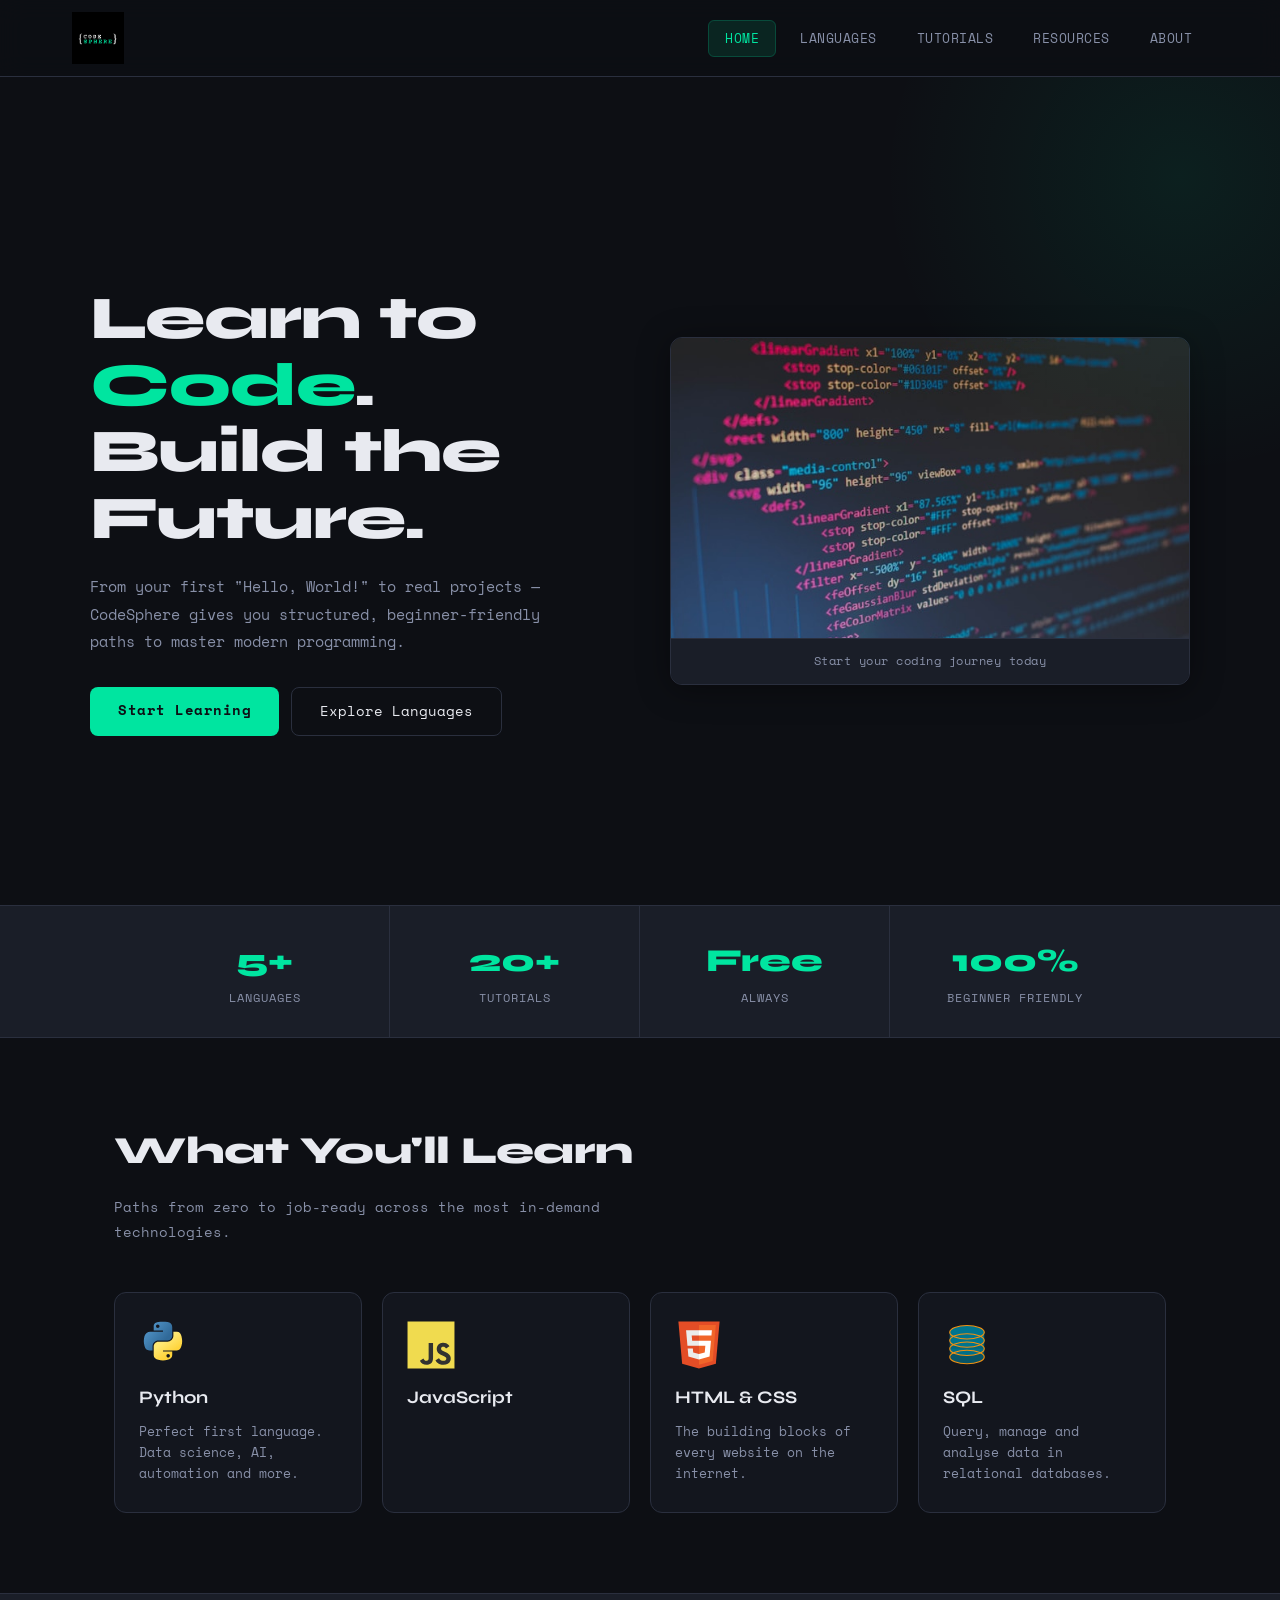
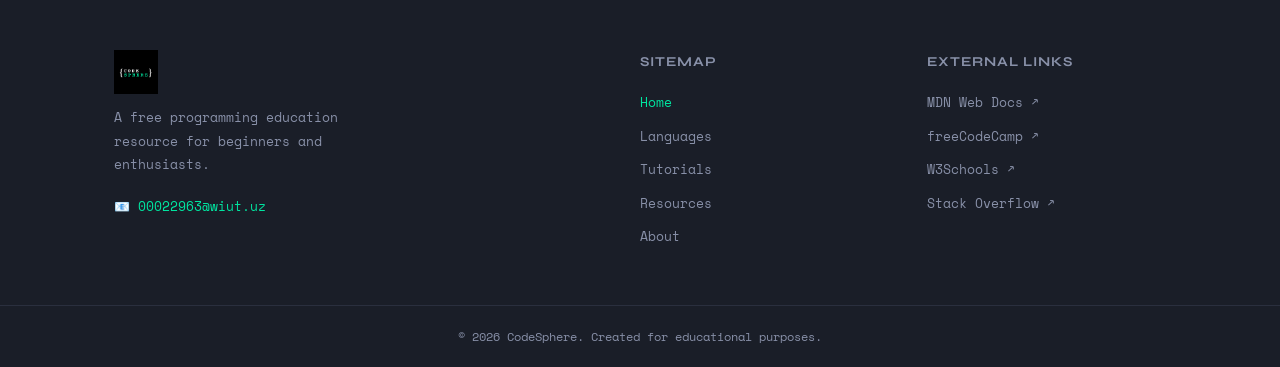
<file: index.html>
<!DOCTYPE html>
<html lang="en">
<head>
  <meta charset="UTF-8" />
  <meta name="viewport" content="width=device-width, initial-scale=1.0" />
  <title>CodeSphere – Learn Programming from Scratch</title>
  <link rel="stylesheet" href="style.css" />
  <link href="https://fonts.googleapis.com/css2?family=Space+Mono:wght@400;700&family=Syne:wght@400;600;700;800&display=swap" rel="stylesheet" />
</head>
<body>

  <header class="site-header">
    <nav class="navbar">
      <a href="index.html" class="logo-img-link">
        <img src="images/CodeSphere.png" alt="CodeSphere Logo" class="site-logo" />
      </a>
      <ul class="nav-links">
        <li><a href="index.html" class="active">Home</a></li>
        <li><a href="languages.html">Languages</a></li>
        <li><a href="tutorials.html">Tutorials</a></li>
        <li><a href="resources.html">Resources</a></li>
        <li><a href="about.html">About</a></li>
      </ul>
      <button class="hamburger" onclick="toggleMenu()">&#9776;</button>
    </nav>
    <div class="mobile-menu" id="mobileMenu">
      <a href="index.html" class="active">Home</a>
      <a href="languages.html">Languages</a>
      <a href="tutorials.html">Tutorials</a>
      <a href="resources.html">Resources</a>
      <a href="about.html">About</a>
    </div>
  </header>

  <section class="hero">
    <div class="hero-grid">
      <div class="hero-text">
        <h1>Learn to <span class="accent">Code</span>.<br/>Build the Future.</h1>
        <p>From your first "Hello, World!" to real projects — CodeSphere gives you structured, beginner-friendly paths to master modern programming.</p>
        <div class="hero-cta">
          <a href="tutorials.html" class="btn-primary">Start Learning</a>
          <a href="languages.html" class="btn-secondary">Explore Languages</a>
        </div>
      </div>
      <div class="hero-visual">
        <div class="hero-img-card">
          <img
            src="images/Hero_image.jpg"
            alt="Colourful programming code on a dark monitor screen"
          />
          <div class="hero-img-caption">Start your coding journey today</div>
        </div>
      </div>
    </div>
  </section>

  <section class="stats-strip">
    <div class="stat"><span class="stat-num">5+</span><span class="stat-label">Languages</span></div>
    <div class="stat"><span class="stat-num">20+</span><span class="stat-label">Tutorials</span></div>
    <div class="stat"><span class="stat-num">Free</span><span class="stat-label">Always</span></div>
    <div class="stat"><span class="stat-num">100%</span><span class="stat-label">Beginner Friendly</span></div>
  </section>

  <section class="section topics">
    <div class="container">
      <h2 class="section-title">What You'll Learn</h2>
      <p class="section-sub">Paths from zero to job-ready across the most in-demand technologies.</p>
      <div class="topics-grid">

        <a href="languages.html" class="topic-card card-python">
          <div class="topic-icon">
            <svg viewBox="0 0 128 128" xmlns="http://www.w3.org/2000/svg">
              <linearGradient id="py1" x1="70.252" y1="1237.476" x2="170.659" y2="1151.089" gradientUnits="userSpaceOnUse" gradientTransform="matrix(.563 0 0 -.568 -29.215 707.817)">
                <stop offset="0" stop-color="#5A9FD4"/><stop offset="1" stop-color="#306998"/>
              </linearGradient>
              <linearGradient id="py2" x1="209.474" y1="1098.811" x2="173.62" y2="1149.537" gradientUnits="userSpaceOnUse" gradientTransform="matrix(.563 0 0 -.568 -29.215 707.817)">
                <stop offset="0" stop-color="#FFD43B"/><stop offset="1" stop-color="#FFE873"/>
              </linearGradient>
              <path d="M63.391 1.988c-4.222.02-8.252.379-11.8 1.007-10.45 1.846-12.346 5.71-12.346 12.837v9.411h24.693v3.137H29.977c-7.176 0-13.46 4.313-15.426 12.521-2.268 9.405-2.368 15.275 0 25.096 1.755 7.311 5.947 12.519 13.124 12.519h8.491V67.234c0-8.151 7.051-15.34 15.426-15.34h24.665c6.866 0 12.346-5.654 12.346-12.548V15.833c0-6.693-5.646-11.72-12.346-12.837-4.244-.706-8.645-1.027-12.866-1.008zM50.037 9.557c2.55 0 4.634 2.117 4.634 4.721 0 2.593-2.083 4.69-4.634 4.69-2.56 0-4.633-2.097-4.633-4.69-.001-2.604 2.073-4.721 4.633-4.721z" fill="url(#py1)"/>
              <path d="M91.682 28.38v10.966c0 8.5-7.208 15.655-15.426 15.655H51.591c-6.756 0-12.346 5.783-12.346 12.549v23.515c0 6.691 5.818 10.628 12.346 12.547 7.816 2.297 15.312 2.713 24.665 0 6.216-1.801 12.346-5.423 12.346-12.547v-9.412H63.938v-3.138h37.012c7.176 0 9.852-5.005 12.348-12.519 2.578-7.735 2.467-15.174 0-25.096-1.774-7.145-5.161-12.521-12.348-12.521h-9.268zM77.809 87.927c2.561 0 4.634 2.097 4.634 4.692 0 2.602-2.074 4.719-4.634 4.719-2.55 0-4.633-2.117-4.633-4.719 0-2.595 2.083-4.692 4.633-4.692z" fill="url(#py2)"/>
            </svg>
          </div>
          <h3>Python</h3>
          <p>Perfect first language. Data science, AI, automation and more.</p>
        </a>

        <a href="languages.html" class="topic-card card-js">
          <div class="topic-icon">
            <svg viewBox="0 0 128 128" xmlns="http://www.w3.org/2000/svg">
              <path fill="#F0DB4F" d="M1.408 1.408h125.184v125.185H1.408z"/>
              <path fill="#323330" d="M116.347 96.736c-.917-5.711-4.641-10.508-15.672-14.981-3.832-1.761-8.104-3.022-9.377-5.926-.452-1.69-.512-2.642-.226-3.665.821-3.32 4.784-4.355 7.925-3.403 2.023.678 3.938 2.237 5.093 4.724 5.402-3.498 5.391-3.475 9.163-5.879-1.381-2.141-2.118-3.129-3.022-4.045-3.249-3.629-7.676-5.498-14.756-5.355l-3.688.477c-3.534.893-6.902 2.748-8.877 5.235-5.926 6.724-4.236 18.492 2.975 23.335 7.104 5.332 17.54 6.545 18.873 11.531 1.297 6.104-4.486 8.08-10.234 7.378-4.236-.881-6.592-3.034-9.139-6.949-4.688 2.713-4.688 2.713-9.508 5.485 1.143 2.499 2.344 3.63 4.26 5.795 9.068 9.198 31.76 8.746 35.83-5.176.165-.478 1.261-3.666.38-8.581zM69.462 58.943H57.753l-.048 30.272c0 6.438.333 12.34-.714 14.149-1.713 3.558-6.152 3.117-8.175 2.427-2.059-1.012-3.106-2.451-4.319-4.485-.333-.584-.583-1.036-.667-1.071l-9.52 5.83c1.583 3.249 3.915 6.069 6.902 7.901 4.462 2.678 10.459 3.499 16.731 2.059 4.082-1.189 7.604-3.652 9.448-7.401 2.666-4.915 2.094-10.864 2.07-17.444.06-10.735.001-21.468.001-32.237z"/>
            </svg>
          </div>
          <h3>JavaScript</h3>
        </a>

        <a href="languages.html" class="topic-card card-html">
          <div class="topic-icon">
            <svg viewBox="0 0 128 128" xmlns="http://www.w3.org/2000/svg">
              <path fill="#E44D26" d="M19.037 113.876L9.032 1.661h109.936l-10.016 112.198-45.019 12.48z"/>
              <path fill="#F16529" d="M64 116.8l36.378-10.086 8.559-95.878H64z"/>
              <path fill="#EBEBEB" d="M64 52.455H45.788L44.53 38.361H64V24.599H29.489l.33 3.692 3.382 37.927H64zm0 35.743l-.061.017-15.327-4.14-.979-10.975H33.816l1.928 21.609 28.193 7.826.063-.017z"/>
              <path fill="#fff" d="M63.952 52.455v13.763h16.947l-1.597 17.849-15.35 4.143v14.319l28.215-7.82.207-2.325 3.234-36.233.335-3.696h-3.708zm0-27.856v13.762h33.244l.277-3.092.628-6.978.329-3.692z"/>
            </svg>
          </div>
          <h3>HTML &amp; CSS</h3>
          <p>The building blocks of every website on the internet.</p>
        </a>

        <a href="languages.html" class="topic-card card-sql">
          <div class="topic-icon">
            <svg viewBox="0 0 128 128" xmlns="http://www.w3.org/2000/svg" fill="none">
              <ellipse cx="64" cy="30" rx="46" ry="18" fill="#00758F"/>
              <path d="M18 30v22c0 9.941 20.595 18 46 18s46-8.059 46-18V30" fill="#00758F"/>
              <path d="M18 52v22c0 9.941 20.595 18 46 18s46-8.059 46-18V52" fill="#00758F" opacity=".85"/>
              <path d="M18 74v22c0 9.941 20.595 18 46 18s46-8.059 46-18V74" fill="#00758F" opacity=".65"/>
              <ellipse cx="64" cy="30" rx="46" ry="18" fill="none" stroke="#F29111" stroke-width="3"/>
              <ellipse cx="64" cy="52" rx="46" ry="18" fill="none" stroke="#F29111" stroke-width="3"/>
              <ellipse cx="64" cy="74" rx="46" ry="18" fill="none" stroke="#F29111" stroke-width="3"/>
              <ellipse cx="64" cy="96" rx="46" ry="18" fill="none" stroke="#F29111" stroke-width="3"/>
            </svg>
          </div>
          <h3>SQL</h3>
          <p>Query, manage and analyse data in relational databases.</p>
        </a>

      </div>
    </div>
  </section>

  <footer class="site-footer">
    <div class="footer-inner container">
      <div class="footer-brand">
        <a href="index.html" class="logo-img-link">
          <img src="images/CodeSphere.png" alt="CodeSphere Logo" class="site-logo footer-logo" />
        </a>
        <p>A free programming education resource for beginners and enthusiasts.</p>
        <a href="mailto:00022963@wiut.uz" class="mailto-link">📧 00022963@wiut.uz</a>
      </div>
      <nav class="sitemap">
        <h4>Sitemap</h4>
        <ul>
          <li><a href="index.html" class="active">Home</a></li>
          <li><a href="languages.html">Languages</a></li>
          <li><a href="tutorials.html">Tutorials</a></li>
          <li><a href="resources.html">Resources</a></li>
          <li><a href="about.html">About</a></li>
        </ul>
      </nav>
      <div class="footer-ext">
        <h4>External Links</h4>
        <ul>
          <li><a href="https://developer.mozilla.org" target="_blank" rel="noopener">MDN Web Docs ↗</a></li>
          <li><a href="https://www.freecodecamp.org" target="_blank" rel="noopener">freeCodeCamp ↗</a></li>
          <li><a href="https://www.w3schools.com" target="_blank" rel="noopener">W3Schools ↗</a></li>
          <li><a href="https://stackoverflow.com" target="_blank" rel="noopener">Stack Overflow ↗</a></li>
        </ul>
      </div>
    </div>
    <div class="footer-bottom">
      <p>&copy; 2026 CodeSphere. Created for educational purposes.</p>
    </div>
  </footer>

  <script>
    function toggleMenu() {
      document.getElementById('mobileMenu').classList.toggle('open');
    }
  </script>

</body>
</html>
</file>
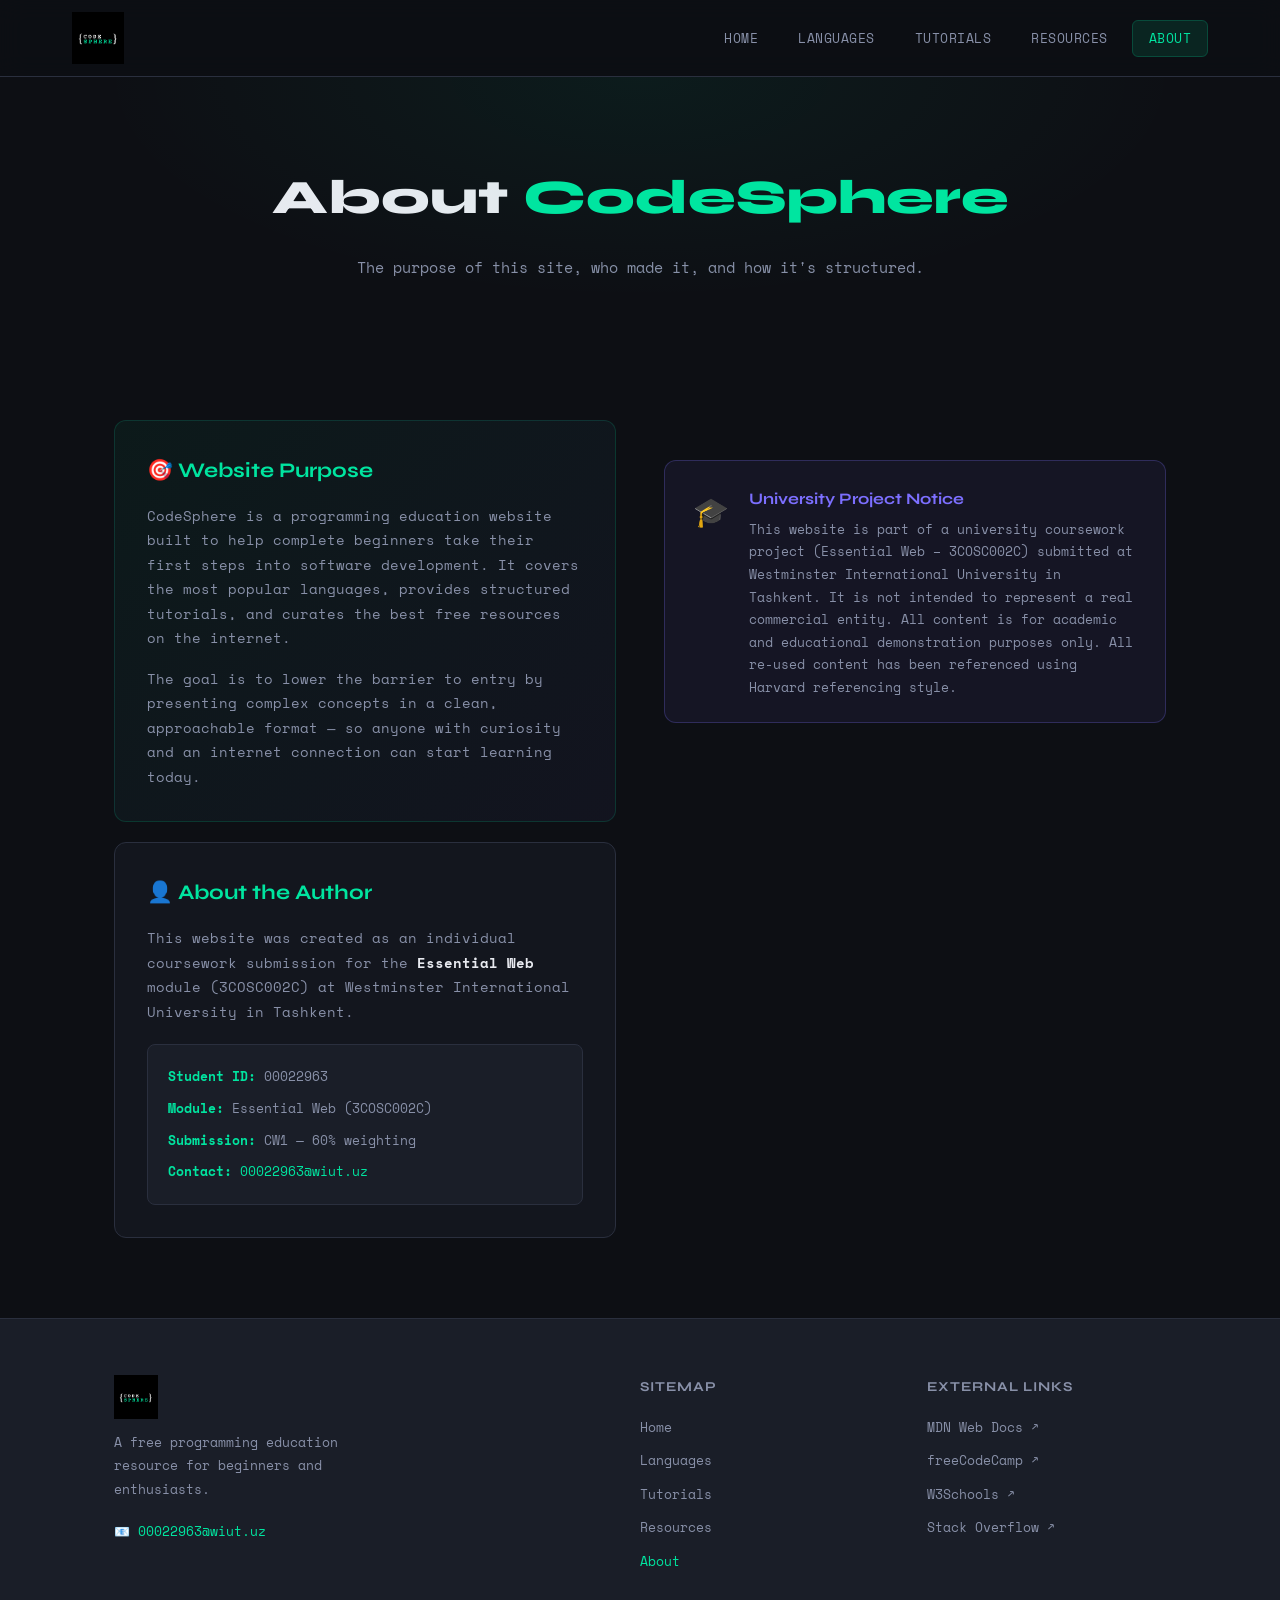
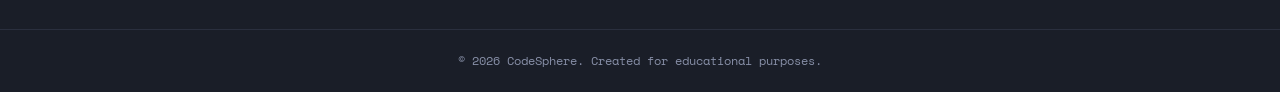
<file: about.html>
<!DOCTYPE html>
<html lang="en">
<head>
  <meta charset="UTF-8" />
  <meta name="viewport" content="width=device-width, initial-scale=1.0" />
  <title>About – CodeSphere</title>
  <link rel="stylesheet" href="style.css" />
  <link href="https://fonts.googleapis.com/css2?family=Space+Mono:wght@400;700&family=Syne:wght@400;600;700;800&display=swap" rel="stylesheet" />
</head>
<body>

  <header class="site-header">
    <nav class="navbar">
      <a href="index.html" class="logo-img-link">
        <img src="images/CodeSphere.png" alt="CodeSphere Logo" class="site-logo" />
      </a>
      <ul class="nav-links">
        <li><a href="index.html">Home</a></li>
        <li><a href="languages.html">Languages</a></li>
        <li><a href="tutorials.html">Tutorials</a></li>
        <li><a href="resources.html">Resources</a></li>
        <li><a href="about.html" class="active">About</a></li>
      </ul>
      <button class="hamburger" onclick="toggleMenu()">&#9776;</button>
    </nav>
    <div class="mobile-menu" id="mobileMenu">
      <a href="index.html">Home</a>
      <a href="languages.html">Languages</a>
      <a href="tutorials.html">Tutorials</a>
      <a href="resources.html">Resources</a>
      <a href="about.html" class="active">About</a>
    </div>
  </header>

  <section class="page-hero">
    <h1>About <span style="color:#00e5a0">CodeSphere</span></h1>
    <p>The purpose of this site, who made it, and how it's structured.</p>
  </section>

  <section class="section">
    <div class="container">
      <div class="about-grid">

        <div>
          <div class="about-card about-mission">
            <h2>🎯 Website Purpose</h2>
            <p>CodeSphere is a programming education website built to help complete beginners take their first steps into software development. It covers the most popular languages, provides structured tutorials, and curates the best free resources on the internet.</p>
            <p>The goal is to lower the barrier to entry by presenting complex concepts in a clean, approachable format — so anyone with curiosity and an internet connection can start learning today.</p>
          </div>

          <div class="about-card" style="margin-top:20px;">
            <h2>👤 About the Author</h2>
            <p>This website was created as an individual coursework submission for the <strong style="color:#e8eaf0">Essential Web</strong> module (3COSC002C) at Westminster International University in Tashkent.</p>
            <div class="student-info">
              <p><strong>Student ID:</strong> 00022963</p>
              <p><strong>Module:</strong> Essential Web (3COSC002C)</p>
              <p><strong>Submission:</strong> CW1 — 60% weighting</p>
              <p><strong>Contact:</strong> <a href="mailto:00022963@wiut.uz" style="color:#00e5a0">00022963@wiut.uz</a></p>
            </div>
          </div>
        </div>


      <div class="disclaimer-box" style="margin-top:40px;">
        <span class="disclaimer-icon">🎓</span>
        <div>
          <strong>University Project Notice</strong>
          <p>This website is part of a university coursework project (Essential Web – 3COSC002C) submitted at Westminster International University in Tashkent. It is not intended to represent a real commercial entity. All content is for academic and educational demonstration purposes only. All re-used content has been referenced using Harvard referencing style.</p>
        </div>
      </div>

    </div>
  </section>

  <footer class="site-footer">
    <div class="footer-inner container">
      <div class="footer-brand">
        <a href="index.html" class="logo-img-link">
          <img src="images/CodeSphere.png" alt="CodeSphere Logo" class="site-logo footer-logo" />
        </a>
        <p>A free programming education resource for beginners and enthusiasts.</p>
        <a href="mailto:00022963@wiut.uz" class="mailto-link">📧 00022963@wiut.uz</a>
      </div>
      <nav class="sitemap">
        <h4>Sitemap</h4>
        <ul>
          <li><a href="index.html">Home</a></li>
          <li><a href="languages.html">Languages</a></li>
          <li><a href="tutorials.html">Tutorials</a></li>
          <li><a href="resources.html">Resources</a></li>
          <li><a href="about.html" class="active">About</a></li>
        </ul>
      </nav>
      <div class="footer-ext">
        <h4>External Links</h4>
        <ul>
          <li><a href="https://developer.mozilla.org" target="_blank" rel="noopener">MDN Web Docs ↗</a></li>
          <li><a href="https://www.freecodecamp.org" target="_blank" rel="noopener">freeCodeCamp ↗</a></li>
          <li><a href="https://www.w3schools.com" target="_blank" rel="noopener">W3Schools ↗</a></li>
          <li><a href="https://stackoverflow.com" target="_blank" rel="noopener">Stack Overflow ↗</a></li>
        </ul>
      </div>
    </div>
    <div class="footer-bottom">
      <p>&copy; 2026 CodeSphere. Created for educational purposes.</p>
    </div>
  </footer>

  <script>
    function toggleMenu() {
      document.getElementById('mobileMenu').classList.toggle('open');
    }
  </script>

</body>
</html>
</file>
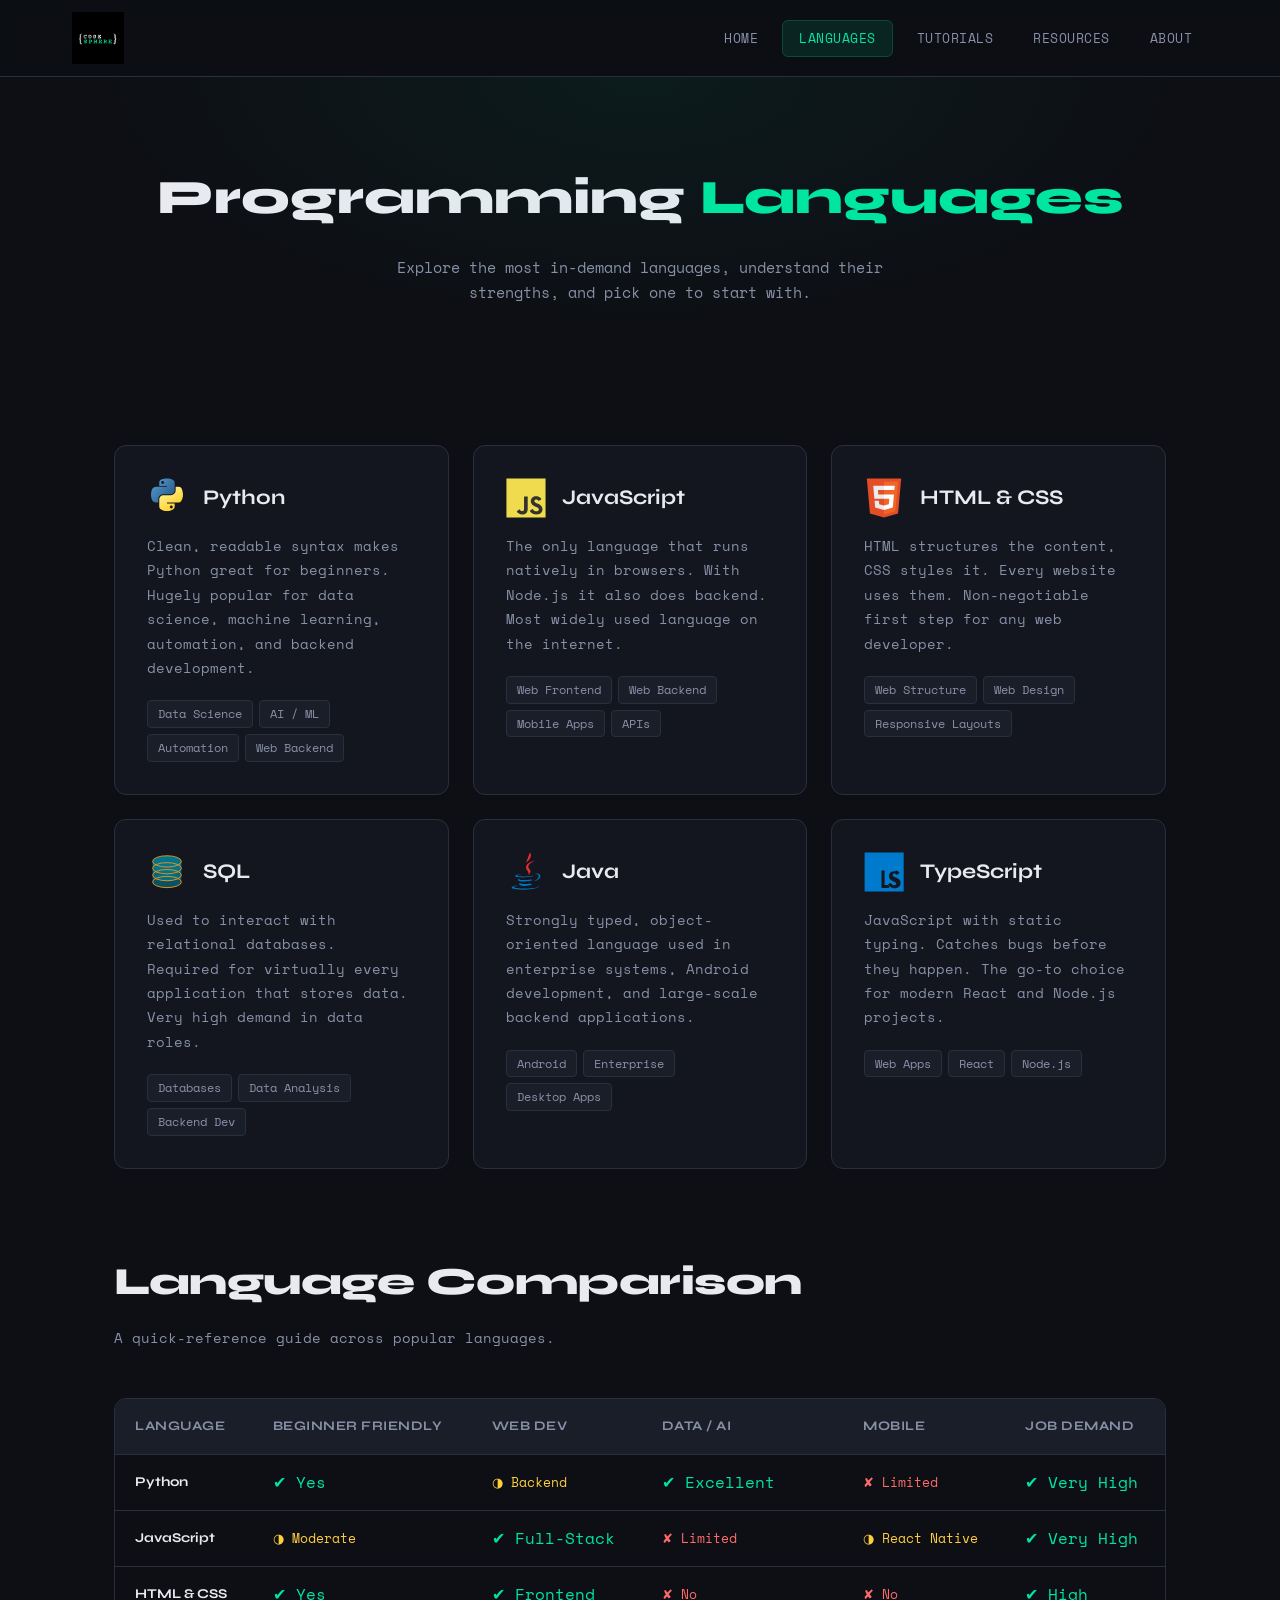
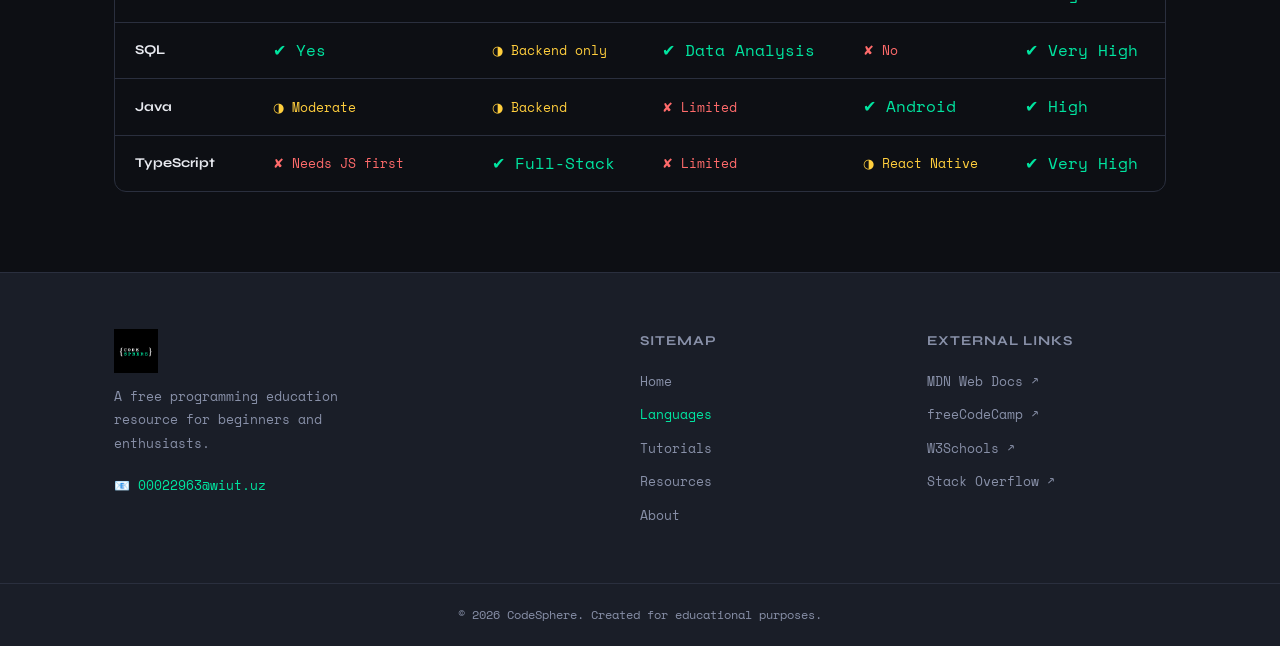
<file: languages.html>
<!DOCTYPE html>
<html lang="en">
<head>
  <meta charset="UTF-8" />
  <meta name="viewport" content="width=device-width, initial-scale=1.0" />
  <title>Languages – CodeSphere</title>
  <link rel="stylesheet" href="style.css" />
  <link href="https://fonts.googleapis.com/css2?family=Space+Mono:wght@400;700&family=Syne:wght@400;600;700;800&display=swap" rel="stylesheet" />
</head>
<body>

  <header class="site-header">
    <nav class="navbar">
      <a href="index.html" class="logo-img-link">
        <img src="images/CodeSphere.png" alt="CodeSphere Logo" class="site-logo" />
      </a>
      <ul class="nav-links">
        <li><a href="index.html">Home</a></li>
        <li><a href="languages.html" class="active">Languages</a></li>
        <li><a href="tutorials.html">Tutorials</a></li>
        <li><a href="resources.html">Resources</a></li>
        <li><a href="about.html">About</a></li>
      </ul>
      <button class="hamburger" onclick="toggleMenu()">&#9776;</button>
    </nav>
    <div class="mobile-menu" id="mobileMenu">
      <a href="index.html">Home</a>
      <a href="languages.html" class="active">Languages</a>
      <a href="tutorials.html">Tutorials</a>
      <a href="resources.html">Resources</a>
      <a href="about.html">About</a>
    </div>
  </header>

  <section class="page-hero">
    <h1>Programming <span style="color:#00e5a0">Languages</span></h1>
    <p>Explore the most in-demand languages, understand their strengths, and pick one to start with.</p>
  </section>

  <section class="section">
    <div class="container">
      <div class="lang-grid">

        <div class="lang-card">
          <div class="lang-header">
            <span class="lang-icon">
              <svg viewBox="0 0 128 128" xmlns="http://www.w3.org/2000/svg">
                <linearGradient id="pyA" x1="70.252" y1="1237.476" x2="170.659" y2="1151.089" gradientUnits="userSpaceOnUse" gradientTransform="matrix(.563 0 0 -.568 -29.215 707.817)">
                  <stop offset="0" stop-color="#5A9FD4"/><stop offset="1" stop-color="#306998"/>
                </linearGradient>
                <linearGradient id="pyB" x1="209.474" y1="1098.811" x2="173.62" y2="1149.537" gradientUnits="userSpaceOnUse" gradientTransform="matrix(.563 0 0 -.568 -29.215 707.817)">
                  <stop offset="0" stop-color="#FFD43B"/><stop offset="1" stop-color="#FFE873"/>
                </linearGradient>
                <path d="M63.391 1.988c-4.222.02-8.252.379-11.8 1.007-10.45 1.846-12.346 5.71-12.346 12.837v9.411h24.693v3.137H29.977c-7.176 0-13.46 4.313-15.426 12.521-2.268 9.405-2.368 15.275 0 25.096 1.755 7.311 5.947 12.519 13.124 12.519h8.491V67.234c0-8.151 7.051-15.34 15.426-15.34h24.665c6.866 0 12.346-5.654 12.346-12.548V15.833c0-6.693-5.646-11.72-12.346-12.837-4.244-.706-8.645-1.027-12.866-1.008zM50.037 9.557c2.55 0 4.634 2.117 4.634 4.721 0 2.593-2.083 4.69-4.634 4.69-2.56 0-4.633-2.097-4.633-4.69-.001-2.604 2.073-4.721 4.633-4.721z" fill="url(#pyA)"/>
                <path d="M91.682 28.38v10.966c0 8.5-7.208 15.655-15.426 15.655H51.591c-6.756 0-12.346 5.783-12.346 12.549v23.515c0 6.691 5.818 10.628 12.346 12.547 7.816 2.297 15.312 2.713 24.665 0 6.216-1.801 12.346-5.423 12.346-12.547v-9.412H63.938v-3.138h37.012c7.176 0 9.852-5.005 12.348-12.519 2.578-7.735 2.467-15.174 0-25.096-1.774-7.145-5.161-12.521-12.348-12.521h-9.268zM77.809 87.927c2.561 0 4.634 2.097 4.634 4.692 0 2.602-2.074 4.719-4.634 4.719-2.55 0-4.633-2.117-4.633-4.719 0-2.595 2.083-4.692 4.633-4.692z" fill="url(#pyB)"/>
              </svg>
            </span>
            <h3>Python</h3>
          </div>
          <p>Clean, readable syntax makes Python great for beginners. Hugely popular for data science, machine learning, automation, and backend development.</p>
          <div class="lang-uses">
            <span class="use-tag">Data Science</span><span class="use-tag">AI / ML</span><span class="use-tag">Automation</span><span class="use-tag">Web Backend</span>
          </div>
        </div>

        <div class="lang-card">
          <div class="lang-header">
            <span class="lang-icon">
              <svg viewBox="0 0 128 128" xmlns="http://www.w3.org/2000/svg">
                <path fill="#F0DB4F" d="M1.408 1.408h125.184v125.185H1.408z"/>
                <path fill="#323330" d="M116.347 96.736c-.917-5.711-4.641-10.508-15.672-14.981-3.832-1.761-8.104-3.022-9.377-5.926-.452-1.69-.512-2.642-.226-3.665.821-3.32 4.784-4.355 7.925-3.403 2.023.678 3.938 2.237 5.093 4.724 5.402-3.498 5.391-3.475 9.163-5.879-1.381-2.141-2.118-3.129-3.022-4.045-3.249-3.629-7.676-5.498-14.756-5.355l-3.688.477c-3.534.893-6.902 2.748-8.877 5.235-5.926 6.724-4.236 18.492 2.975 23.335 7.104 5.332 17.54 6.545 18.873 11.531 1.297 6.104-4.486 8.08-10.234 7.378-4.236-.881-6.592-3.034-9.139-6.949-4.688 2.713-4.688 2.713-9.508 5.485 1.143 2.499 2.344 3.63 4.26 5.795 9.068 9.198 31.76 8.746 35.83-5.176.165-.478 1.261-3.666.38-8.581zM69.462 58.943H57.753l-.048 30.272c0 6.438.333 12.34-.714 14.149-1.713 3.558-6.152 3.117-8.175 2.427-2.059-1.012-3.106-2.451-4.319-4.485-.333-.584-.583-1.036-.667-1.071l-9.52 5.83c1.583 3.249 3.915 6.069 6.902 7.901 4.462 2.678 10.459 3.499 16.731 2.059 4.082-1.189 7.604-3.652 9.448-7.401 2.666-4.915 2.094-10.864 2.07-17.444.06-10.735.001-21.468.001-32.237z"/>
              </svg>
            </span>
            <h3>JavaScript</h3>
          </div>
          <p>The only language that runs natively in browsers. With Node.js it also does backend. Most widely used language on the internet.</p>
          <div class="lang-uses">
            <span class="use-tag">Web Frontend</span><span class="use-tag">Web Backend</span><span class="use-tag">Mobile Apps</span><span class="use-tag">APIs</span>
          </div>
        </div>

        <div class="lang-card">
          <div class="lang-header">
            <span class="lang-icon">
              <svg viewBox="0 0 128 128" xmlns="http://www.w3.org/2000/svg">
                <path fill="#E44D26" d="M19.037 113.876L9.032 1.661h109.936l-10.016 112.198-45.019 12.48z"/>
                <path fill="#F16529" d="M64 116.8l36.378-10.086 8.559-95.878H64z"/>
                <path fill="#EBEBEB" d="M64 52.455H45.788L44.53 38.361H64V24.599H29.489l.33 3.692 3.382 37.927H64zm0 35.743l-.061.017-15.327-4.14-.979-10.975H33.816l1.928 21.609 28.193 7.826.063-.017z"/>
                <path fill="#fff" d="M63.952 52.455v13.763h16.947l-1.597 17.849-15.35 4.143v14.319l28.215-7.82.207-2.325 3.234-36.233.335-3.696h-3.708zm0-27.856v13.762h33.244l.277-3.092.628-6.978.329-3.692z"/>
              </svg>
            </span>
            <h3>HTML &amp; CSS</h3>
          </div>
          <p>HTML structures the content, CSS styles it. Every website uses them. Non-negotiable first step for any web developer.</p>
          <div class="lang-uses">
            <span class="use-tag">Web Structure</span><span class="use-tag">Web Design</span><span class="use-tag">Responsive Layouts</span>
          </div>
        </div>

        <div class="lang-card">
          <div class="lang-header">
            <span class="lang-icon">
              <svg viewBox="0 0 128 128" xmlns="http://www.w3.org/2000/svg" fill="none">
                <ellipse cx="64" cy="30" rx="46" ry="18" fill="#00758F"/>
                <path d="M18 30v22c0 9.941 20.595 18 46 18s46-8.059 46-18V30" fill="#00758F"/>
                <path d="M18 52v22c0 9.941 20.595 18 46 18s46-8.059 46-18V52" fill="#00758F" opacity=".85"/>
                <path d="M18 74v22c0 9.941 20.595 18 46 18s46-8.059 46-18V74" fill="#00758F" opacity=".65"/>
                <ellipse cx="64" cy="30" rx="46" ry="18" fill="none" stroke="#F29111" stroke-width="3"/>
                <ellipse cx="64" cy="52" rx="46" ry="18" fill="none" stroke="#F29111" stroke-width="3"/>
                <ellipse cx="64" cy="74" rx="46" ry="18" fill="none" stroke="#F29111" stroke-width="3"/>
                <ellipse cx="64" cy="96" rx="46" ry="18" fill="none" stroke="#F29111" stroke-width="3"/>
              </svg>
            </span>
            <h3>SQL</h3>
          </div>
          <p>Used to interact with relational databases. Required for virtually every application that stores data. Very high demand in data roles.</p>
          <div class="lang-uses">
            <span class="use-tag">Databases</span><span class="use-tag">Data Analysis</span><span class="use-tag">Backend Dev</span>
          </div>
        </div>

        <div class="lang-card">
          <div class="lang-header">
            <span class="lang-icon">
              <svg viewBox="0 0 128 128" xmlns="http://www.w3.org/2000/svg">
                <path fill="#0074BD" d="M47.617 98.12s-4.767 2.774 3.397 3.71c9.892 1.13 14.947.968 25.845-1.092 0 0 2.871 1.795 6.873 3.351-24.439 10.47-55.308-.607-36.115-5.969zM44.629 84.455s-5.348 3.959 2.823 4.805c10.567 1.091 18.91 1.18 33.354-1.6 0 0 1.993 2.025 5.132 3.131-29.542 8.64-62.446.68-41.309-6.336z"/>
                <path fill="#EA2D2E" d="M69.802 61.271c6.025 6.935-1.58 13.17-1.58 13.17s15.289-7.891 8.269-17.777c-6.559-9.215-11.587-13.792 15.637-29.58 0 .001-42.731 10.67-22.326 34.187z"/>
                <path fill="#0074BD" d="M102.123 108.229s3.529 2.91-3.888 5.159c-14.102 4.272-58.706 5.56-71.094.171-4.451-1.938 3.899-4.625 6.526-5.192 2.739-.593 4.303-.485 4.303-.485-4.953-3.487-32.013 6.85-13.743 9.815 49.821 8.076 90.817-3.637 77.896-9.468zM49.912 70.294s-22.686 5.389-8.033 7.348c6.188.828 18.518.638 30.011-.326 9.39-.789 18.813-2.474 18.813-2.474s-3.308 1.419-5.704 3.053c-23.042 6.061-67.544 3.238-54.731-2.958 10.832-5.239 19.644-4.643 19.644-4.643zM90.609 93.041c23.421-12.167 12.591-23.86 5.032-22.285-1.848.385-2.677.72-2.677.72s.688-1.079 2-1.543c14.953-5.255 26.451 15.503-4.823 23.725 0-.002.359-.327.468-.617z"/>
                <path fill="#EA2D2E" d="M76.491 1.587S89.459 14.563 64.222 34.2c-20.vw-16.312-4.641-25.768 0 0-7.674 6.601 0 13.248C91.237 65.003 66.6 78.457 66.6 78.457c16.17-14.289 23.923-27.132 17.3-38.959-6.294-11.324-11.116-16.933-7.409-37.911z"/>
              </svg>
            </span>
            <h3>Java</h3>
          </div>
          <p>Strongly typed, object-oriented language used in enterprise systems, Android development, and large-scale backend applications.</p>
          <div class="lang-uses">
            <span class="use-tag">Android</span><span class="use-tag">Enterprise</span><span class="use-tag">Desktop Apps</span>
          </div>
        </div>

        <div class="lang-card">
          <div class="lang-header">
            <span class="lang-icon">
              <svg viewBox="0 0 128 128" xmlns="http://www.w3.org/2000/svg">
                <path fill="#007ACC" d="M2 63.91v62.5h125v-125H2zm100.73-5a15.56 15.56 0 017.82 4.5 20.58 20.58 0 013 4c0 .16-5.4 3.81-8.69 5.85-.12.08-.6-.44-1.13-1.23a7.09 7.09 0 00-5.87-3.53c-3.79-.26-6.23 1.73-6.21 5a4.58 4.58 0 00.54 2.34c.83 1.73 2.38 2.76 7.24 4.86 8.95 3.85 12.78 6.39 15.16 10 2.66 4 3.25 10.46 1.45 15.24-2 5.2-6.9 8.73-13.83 9.9a38.32 38.32 0 01-9.52-.1A23 23 0 0180 109.19c-1.15-1.27-3.37-4.69-3.23-4.94a9.12 9.12 0 011.12-.7l4.49-2.6 3.47-2 .8 1.17a16.75 16.75 0 004.24 4.74 9.56 9.56 0 0010.45.24 4.79 4.79 0 00.61-6.84c-.83-1-2.5-1.85-7.24-4-5.46-2.31-7.81-3.76-10.17-6a17.89 17.89 0 01-3.72-6.82 27.75 27.75 0 01-.26-8c1.13-5.55 5-9.46 10.8-11.07a30.12 30.12 0 019.16-.43zm-46.55.3h9.63v46.65h14.44v9.18H55.88z"/>
              </svg>
            </span>
            <h3>TypeScript</h3>
          </div>
          <p>JavaScript with static typing. Catches bugs before they happen. The go-to choice for modern React and Node.js projects.</p>
          <div class="lang-uses">
            <span class="use-tag">Web Apps</span><span class="use-tag">React</span><span class="use-tag">Node.js</span>
          </div>
        </div>

      </div>
    </div>
  </section>

  <section class="section" style="padding-top:0;">
    <div class="container">
      <h2 class="section-title">Language Comparison</h2>
      <p class="section-sub">A quick-reference guide across popular languages.</p>
      <div class="table-wrapper">
        <table>
          <thead>
            <tr>
              <th>Language</th>
              <th>Beginner Friendly</th>
              <th>Web Dev</th>
              <th>Data / AI</th>
              <th>Mobile</th>
              <th>Job Demand</th>
            </tr>
          </thead>
          <tbody>
            <tr>
              <td>Python</td>
              <td><span class="check">✔ Yes</span></td>
              <td><span class="partial">◑ Backend</span></td>
              <td><span class="check">✔ Excellent</span></td>
              <td><span class="cross">✘ Limited</span></td>
              <td><span class="check">✔ Very High</span></td>
            </tr>
            <tr>
              <td>JavaScript</td>
              <td><span class="partial">◑ Moderate</span></td>
              <td><span class="check">✔ Full-Stack</span></td>
              <td><span class="cross">✘ Limited</span></td>
              <td><span class="partial">◑ React Native</span></td>
              <td><span class="check">✔ Very High</span></td>
            </tr>
            <tr>
              <td>HTML &amp; CSS</td>
              <td><span class="check">✔ Yes</span></td>
              <td><span class="check">✔ Frontend</span></td>
              <td><span class="cross">✘ No</span></td>
              <td><span class="cross">✘ No</span></td>
              <td><span class="check">✔ High</span></td>
            </tr>
            <tr>
              <td>SQL</td>
              <td><span class="check">✔ Yes</span></td>
              <td><span class="partial">◑ Backend only</span></td>
              <td><span class="check">✔ Data Analysis</span></td>
              <td><span class="cross">✘ No</span></td>
              <td><span class="check">✔ Very High</span></td>
            </tr>
            <tr>
              <td>Java</td>
              <td><span class="partial">◑ Moderate</span></td>
              <td><span class="partial">◑ Backend</span></td>
              <td><span class="cross">✘ Limited</span></td>
              <td><span class="check">✔ Android</span></td>
              <td><span class="check">✔ High</span></td>
            </tr>
            <tr>
              <td>TypeScript</td>
              <td><span class="cross">✘ Needs JS first</span></td>
              <td><span class="check">✔ Full-Stack</span></td>
              <td><span class="cross">✘ Limited</span></td>
              <td><span class="partial">◑ React Native</span></td>
              <td><span class="check">✔ Very High</span></td>
            </tr>
          </tbody>
        </table>
      </div>
    </div>
  </section>

  <footer class="site-footer">
    <div class="footer-inner container">
      <div class="footer-brand">
        <a href="index.html" class="logo-img-link">
          <img src="images/CodeSphere.png" alt="CodeSphere Logo" class="site-logo footer-logo" />
        </a>
        <p>A free programming education resource for beginners and enthusiasts.</p>
        <a href="mailto:00022963@wiut.uz" class="mailto-link">📧 00022963@wiut.uz</a>
      </div>
      <nav class="sitemap">
        <h4>Sitemap</h4>
        <ul>
          <li><a href="index.html">Home</a></li>
          <li><a href="languages.html" class="active">Languages</a></li>
          <li><a href="tutorials.html">Tutorials</a></li>
          <li><a href="resources.html">Resources</a></li>
          <li><a href="about.html">About</a></li>
        </ul>
      </nav>
      <div class="footer-ext">
        <h4>External Links</h4>
        <ul>
          <li><a href="https://developer.mozilla.org" target="_blank" rel="noopener">MDN Web Docs ↗</a></li>
          <li><a href="https://www.freecodecamp.org" target="_blank" rel="noopener">freeCodeCamp ↗</a></li>
          <li><a href="https://www.w3schools.com" target="_blank" rel="noopener">W3Schools ↗</a></li>
          <li><a href="https://stackoverflow.com" target="_blank" rel="noopener">Stack Overflow ↗</a></li>
        </ul>
      </div>
    </div>
    <div class="footer-bottom">
      <p>&copy; 2026 CodeSphere. Created for educational purposes.</p>
    </div>
  </footer>

  <script>
    function toggleMenu() {
      document.getElementById('mobileMenu').classList.toggle('open');
    }
  </script>

</body>
</html>
</file>
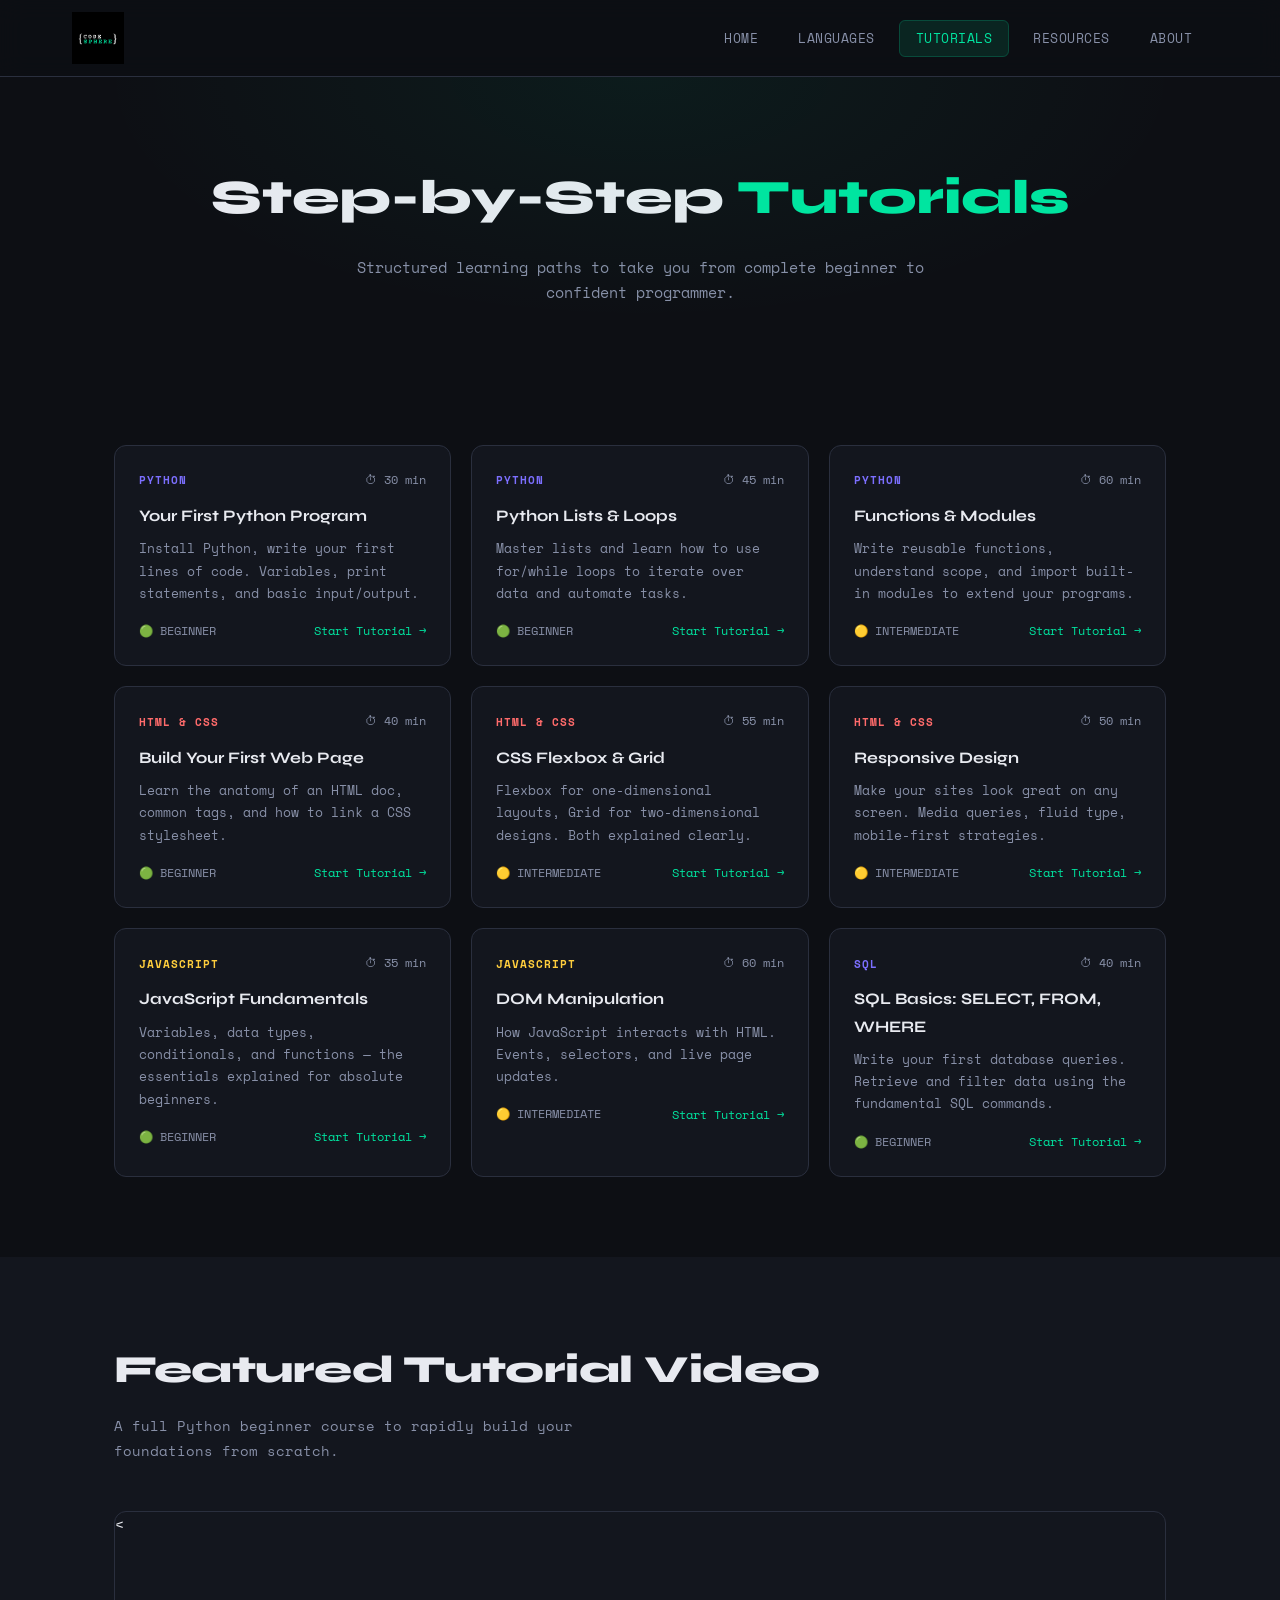
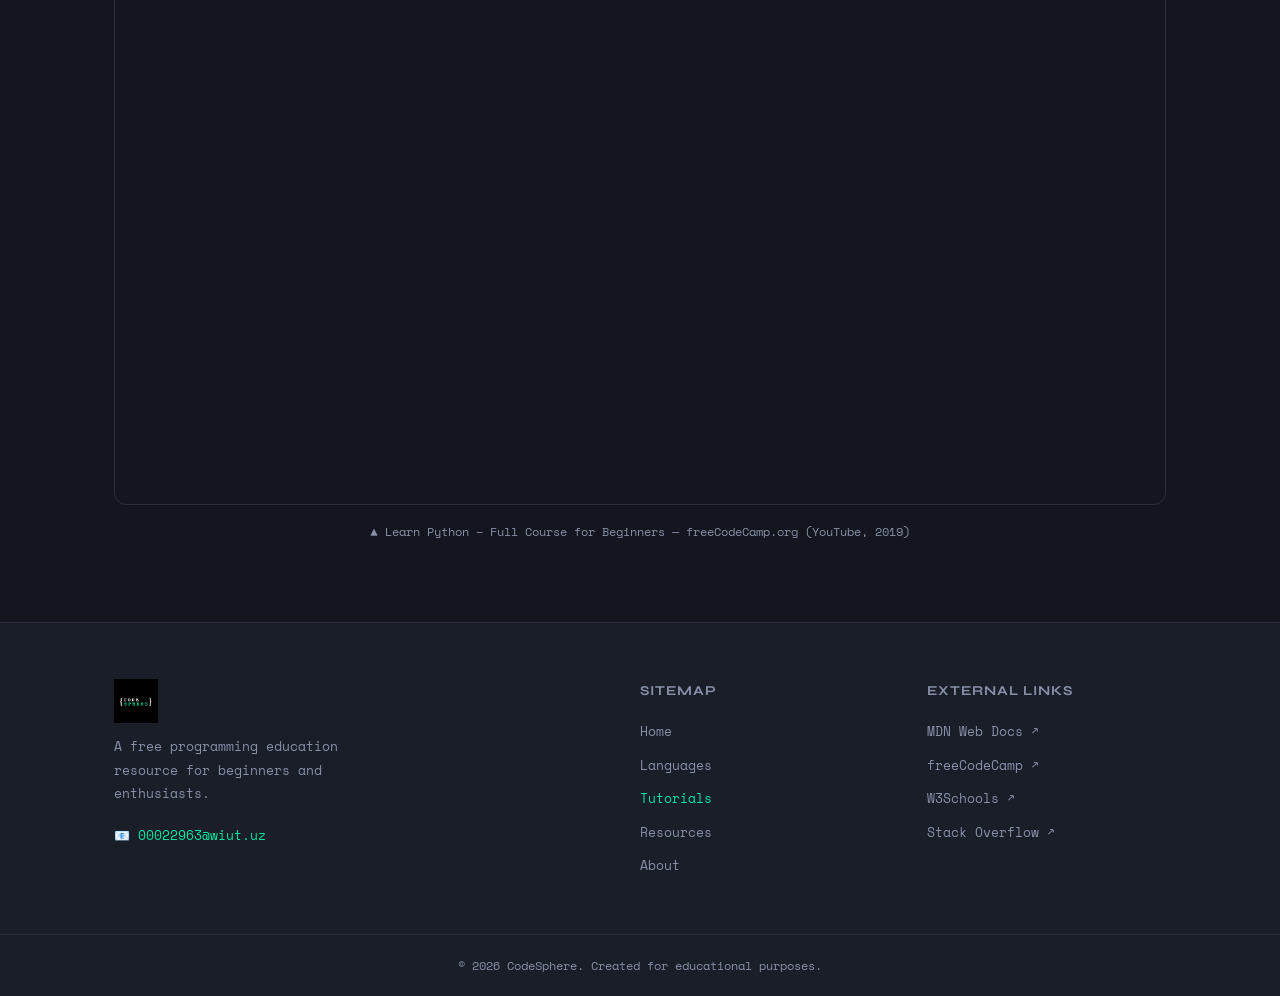
<file: tutorials.html>
<!DOCTYPE html>
<html lang="en">
<head>
  <meta charset="UTF-8" />
  <meta name="viewport" content="width=device-width, initial-scale=1.0" />
  <title>Tutorials – CodeSphere</title>
  <link rel="stylesheet" href="style.css" />
  <link href="https://fonts.googleapis.com/css2?family=Space+Mono:wght@400;700&family=Syne:wght@400;600;700;800&display=swap" rel="stylesheet" />
</head>
<body>

  <header class="site-header">
    <nav class="navbar">
      <a href="index.html" class="logo-img-link">
        <img src="images/CodeSphere.png" alt="CodeSphere Logo" class="site-logo" />
      </a>
      <ul class="nav-links">
        <li><a href="index.html">Home</a></li>
        <li><a href="languages.html">Languages</a></li>
        <li><a href="tutorials.html" class="active">Tutorials</a></li>
        <li><a href="resources.html">Resources</a></li>
        <li><a href="about.html">About</a></li>
      </ul>
      <button class="hamburger" onclick="toggleMenu()">&#9776;</button>
    </nav>
    <div class="mobile-menu" id="mobileMenu">
      <a href="index.html">Home</a>
      <a href="languages.html">Languages</a>
      <a href="tutorials.html" class="active">Tutorials</a>
      <a href="resources.html">Resources</a>
      <a href="about.html">About</a>
    </div>
  </header>

  <section class="page-hero">
    <h1>Step-by-Step <span style="color:#00e5a0">Tutorials</span></h1>
    <p>Structured learning paths to take you from complete beginner to confident programmer.</p>
  </section>

  <section class="section">
    <div class="container">
      <div class="tutorials-grid" id="tutorialsGrid">

        <div class="tut-card" data-lang="python">
          <div class="tut-meta"><span class="tut-lang">Python</span><span class="tut-duration">⏱ 30 min</span></div>
          <h3>Your First Python Program</h3>
          <p>Install Python, write your first lines of code. Variables, print statements, and basic input/output.</p>
          <div class="tut-footer"><span class="tut-level">🟢 Beginner</span><a href="tutorials.html" class="tut-link">Start Tutorial →</a></div>
        </div>

        <div class="tut-card" data-lang="python">
          <div class="tut-meta"><span class="tut-lang">Python</span><span class="tut-duration">⏱ 45 min</span></div>
          <h3>Python Lists &amp; Loops</h3>
          <p>Master lists and learn how to use for/while loops to iterate over data and automate tasks.</p>
          <div class="tut-footer"><span class="tut-level">🟢 Beginner</span><a href="tutorials.html" class="tut-link">Start Tutorial →</a></div>
        </div>

        <div class="tut-card" data-lang="python">
          <div class="tut-meta"><span class="tut-lang">Python</span><span class="tut-duration">⏱ 60 min</span></div>
          <h3>Functions &amp; Modules</h3>
          <p>Write reusable functions, understand scope, and import built-in modules to extend your programs.</p>
          <div class="tut-footer"><span class="tut-level">🟡 Intermediate</span><a href="tutorials.html" class="tut-link">Start Tutorial →</a></div>
        </div>

        <div class="tut-card" data-lang="html">
          <div class="tut-meta"><span class="tut-lang" style="color:#ff6b6b">HTML &amp; CSS</span><span class="tut-duration">⏱ 40 min</span></div>
          <h3>Build Your First Web Page</h3>
          <p>Learn the anatomy of an HTML doc, common tags, and how to link a CSS stylesheet.</p>
          <div class="tut-footer"><span class="tut-level">🟢 Beginner</span><a href="tutorials.html" class="tut-link">Start Tutorial →</a></div>
        </div>

        <div class="tut-card" data-lang="html">
          <div class="tut-meta"><span class="tut-lang" style="color:#ff6b6b">HTML &amp; CSS</span><span class="tut-duration">⏱ 55 min</span></div>
          <h3>CSS Flexbox &amp; Grid</h3>
          <p>Flexbox for one-dimensional layouts, Grid for two-dimensional designs. Both explained clearly.</p>
          <div class="tut-footer"><span class="tut-level">🟡 Intermediate</span><a href="tutorials.html" class="tut-link">Start Tutorial →</a></div>
        </div>

        <div class="tut-card" data-lang="html">
          <div class="tut-meta"><span class="tut-lang" style="color:#ff6b6b">HTML &amp; CSS</span><span class="tut-duration">⏱ 50 min</span></div>
          <h3>Responsive Design</h3>
          <p>Make your sites look great on any screen. Media queries, fluid type, mobile-first strategies.</p>
          <div class="tut-footer"><span class="tut-level">🟡 Intermediate</span><a href="tutorials.html" class="tut-link">Start Tutorial →</a></div>
        </div>

        <div class="tut-card" data-lang="javascript">
          <div class="tut-meta"><span class="tut-lang" style="color:#ffce3d">JavaScript</span><span class="tut-duration">⏱ 35 min</span></div>
          <h3>JavaScript Fundamentals</h3>
          <p>Variables, data types, conditionals, and functions — the essentials explained for absolute beginners.</p>
          <div class="tut-footer"><span class="tut-level">🟢 Beginner</span><a href="tutorials.html" class="tut-link">Start Tutorial →</a></div>
        </div>

        <div class="tut-card" data-lang="javascript">
          <div class="tut-meta"><span class="tut-lang" style="color:#ffce3d">JavaScript</span><span class="tut-duration">⏱ 60 min</span></div>
          <h3>DOM Manipulation</h3>
          <p>How JavaScript interacts with HTML. Events, selectors, and live page updates.</p>
          <div class="tut-footer"><span class="tut-level">🟡 Intermediate</span><a href="tutorials.html" class="tut-link">Start Tutorial →</a></div>
        </div>

        <div class="tut-card" data-lang="sql">
          <div class="tut-meta"><span class="tut-lang" style="color:#7c6fff">SQL</span><span class="tut-duration">⏱ 40 min</span></div>
          <h3>SQL Basics: SELECT, FROM, WHERE</h3>
          <p>Write your first database queries. Retrieve and filter data using the fundamental SQL commands.</p>
          <div class="tut-footer"><span class="tut-level">🟢 Beginner</span><a href="tutorials.html" class="tut-link">Start Tutorial →</a></div>
        </div>

      </div>
    </div>
  </section>

  <section class="section video-section">
    <div class="container">
      <h2 class="section-title">Featured Tutorial Video</h2>
      <p class="section-sub">A full Python beginner course to rapidly build your foundations from scratch.</p>
      <div class="video-wrapper">
        <<iframe width="771" height="434" src="https://www.youtube.com/embed/rfscVS0vtbw" title="Learn Python - Full Course for Beginners [Tutorial]" frameborder="0" allow="accelerometer; clipboard-write; encrypted-media; gyroscope; picture-in-picture; web-share" referrerpolicy="strict-origin-when-cross-origin" allowfullscreen></iframe>
      </div>
      <p class="video-caption">▲ Learn Python – Full Course for Beginners — freeCodeCamp.org (YouTube, 2019)</p>
    </div>
  </section>

  <footer class="site-footer">
    <div class="footer-inner container">
      <div class="footer-brand">
        <a href="index.html" class="logo-img-link">
          <img src="images/CodeSphere.png" alt="CodeSphere Logo" class="site-logo footer-logo" />
        </a>
        <p>A free programming education resource for beginners and enthusiasts.</p>
        <a href="mailto:00022963@wiut.uz" class="mailto-link">📧 00022963@wiut.uz</a>
      </div>
      <nav class="sitemap">
        <h4>Sitemap</h4>
        <ul>
          <li><a href="index.html">Home</a></li>
          <li><a href="languages.html">Languages</a></li>
          <li><a href="tutorials.html" class="active">Tutorials</a></li>
          <li><a href="resources.html">Resources</a></li>
          <li><a href="about.html">About</a></li>
        </ul>
      </nav>
      <div class="footer-ext">
        <h4>External Links</h4>
        <ul>
          <li><a href="https://developer.mozilla.org" target="_blank" rel="noopener">MDN Web Docs ↗</a></li>
          <li><a href="https://www.freecodecamp.org" target="_blank" rel="noopener">freeCodeCamp ↗</a></li>
          <li><a href="https://www.w3schools.com" target="_blank" rel="noopener">W3Schools ↗</a></li>
          <li><a href="https://stackoverflow.com" target="_blank" rel="noopener">Stack Overflow ↗</a></li>
        </ul>
      </div>
    </div>
    <div class="footer-bottom">
      <p>&copy; 2026 CodeSphere. Created for educational purposes.</p>
    </div>
  </footer>

  <script>
    function toggleMenu() {
      document.getElementById('mobileMenu').classList.toggle('open');
    }
  </script>

</body>
</html>
</file>
<file: style.css>
*, *::before, *::after {
  box-sizing: border-box;
  margin: 0;
  padding: 0;
}

html { scroll-behavior: smooth; }

body {
  background: #0d0f14;
  color: #e8eaf0;
  font-family: 'Space Mono', monospace;
  line-height: 1.7;
  font-size: 15px;
}

a { color: inherit; text-decoration: none; }
img { max-width: 100%; display: block; }

.container {
  max-width: 1100px;
  margin: 0 auto;
  padding: 0 24px;
}


.site-header {
  position: sticky;
  top: 0;
  z-index: 100;
  background: rgba(13,15,20,0.92);
  backdrop-filter: blur(12px);
  border-bottom: 1px solid #2a2f3e;
}

.navbar {
  display: flex;
  align-items: center;
  justify-content: space-between;
  padding: 12px 32px;
  max-width: 1200px;
  margin: 0 auto;
}

.logo-img-link { display: flex; align-items: center; }

.site-logo {
  height: 52px;
  width: auto;
  display: block;
}

.footer-logo {
  height: 44px;
  margin-bottom: 12px;
}

.nav-links {
  list-style: none;
  display: flex;
  gap: 8px;
}

.nav-links a {
  font-size: 0.8rem;
  padding: 8px 16px;
  border-radius: 6px;
  color: #8890a8;
  transition: 0.25s ease;
  letter-spacing: 0.5px;
  text-transform: uppercase;
}

.nav-links a:hover {
  color: #e8eaf0;
  background: #1a1e28;
}

.nav-links a.active {
  color: #00e5a0;
  background: rgba(0, 229, 160, 0.1);
  border: 1px solid rgba(0, 229, 160, 0.2);
}

.hamburger {
  display: none;
  background: none;
  border: none;
  color: #e8eaf0;
  font-size: 1.4rem;
  cursor: pointer;
}

.mobile-menu {
  display: none;
  flex-direction: column;
  padding: 12px 24px;
  gap: 4px;
  border-top: 1px solid #2a2f3e;
}

.mobile-menu.open { display: flex; }

.mobile-menu a {
  padding: 10px 12px;
  border-radius: 6px;
  color: #8890a8;
  font-size: 0.85rem;
}

.mobile-menu a.active { color: #00e5a0; }


.hero {
  min-height: 92vh;
  display: flex;
  flex-direction: column;
  justify-content: center;
  padding: 80px 32px 40px;
  position: relative;
  overflow: hidden;
}

.hero::before {
  content: '';
  position: absolute;
  top: -200px;
  right: -200px;
  width: 600px;
  height: 600px;
  background: radial-gradient(circle, rgba(0,229,160,0.08) 0%, transparent 70%);
  pointer-events: none;
}

.hero-grid {
  display: grid;
  grid-template-columns: 1fr 1fr;
  gap: 60px;
  align-items: center;
  max-width: 1100px;
  margin: 0 auto;
  width: 100%;
}

.badge {
  display: inline-block;
  background: rgba(124,111,255,0.15);
  border: 1px solid rgba(124,111,255,0.3);
  color: #7c6fff;
  padding: 4px 14px;
  border-radius: 100px;
  font-size: 0.75rem;
  letter-spacing: 1px;
  text-transform: uppercase;
  margin-bottom: 20px;
}

.hero-text h1 {
  font-family: 'Syne', sans-serif;
  font-size: clamp(2.2rem, 5vw, 3.8rem);
  font-weight: 800;
  line-height: 1.1;
  margin-bottom: 20px;
  letter-spacing: -1px;
}

.hero-text h1 .accent { color: #00e5a0; }

.hero-text p {
  color: #8890a8;
  font-size: 0.95rem;
  max-width: 480px;
  margin-bottom: 32px;
  line-height: 1.8;
}

.hero-cta { display: flex; gap: 12px; flex-wrap: wrap; }

.btn-primary {
  background: #00e5a0;
  color: #0d0f14;
  padding: 12px 28px;
  border-radius: 8px;
  font-family: 'Space Mono', monospace;
  font-weight: 700;
  font-size: 0.85rem;
  transition: 0.25s ease;
  letter-spacing: 0.5px;
}

.btn-primary:hover {
  background: #00c98a;
  transform: translateY(-2px);
}

.btn-secondary {
  background: transparent;
  color: #e8eaf0;
  padding: 12px 28px;
  border-radius: 8px;
  border: 1px solid #2a2f3e;
  font-family: 'Space Mono', monospace;
  font-size: 0.85rem;
  transition: 0.25s ease;
}

.btn-secondary:hover {
  border-color: #00e5a0;
  color: #00e5a0;
}

.hero-img-card {
  border-radius: 12px;
  overflow: hidden;
  border: 1px solid #2a2f3e;
  box-shadow: 0 4px 32px rgba(0,0,0,0.4);
  transition: transform 0.4s ease;
  background: #13161e;
}


.hero-img-card img {
  width: 100%;
  height: 300px;
  object-fit: cover;
  display: block;
}

.hero-img-caption {
  padding: 12px 16px;
  font-size: 0.75rem;
  color: #8890a8;
  text-align: center;
  border-top: 1px solid #2a2f3e;
  background: #1a1e28;
  letter-spacing: 0.5px;
}



.stats-strip {
  display: flex;
  justify-content: center;
  gap: 0;
  background: #1a1e28;
  border-top: 1px solid #2a2f3e;
  border-bottom: 1px solid #2a2f3e;
  overflow: hidden;
}

.stat {
  flex: 1;
  display: flex;
  flex-direction: column;
  align-items: center;
  padding: 28px 16px;
  border-right: 1px solid #2a2f3e;
  max-width: 250px;
}

.stat:last-child { border-right: none; }

.stat-num {
  font-family: 'Syne', sans-serif;
  font-size: 2rem;
  font-weight: 800;
  color: #00e5a0;
}

.stat-label {
  font-size: 0.75rem;
  color: #8890a8;
  text-transform: uppercase;
  letter-spacing: 1px;
}


.section { padding: 80px 0; }

.section-title {
  font-family: 'Syne', sans-serif;
  font-size: clamp(1.6rem, 3vw, 2.4rem);
  font-weight: 800;
  margin-bottom: 12px;
  letter-spacing: -0.5px;
}

.section-sub {
  color: #8890a8;
  margin-bottom: 48px;
  max-width: 560px;
  font-size: 0.9rem;
}


.topics-grid {
  display: grid;
  grid-template-columns: repeat(auto-fit, minmax(230px, 1fr));
  gap: 20px;
}

.topic-card {
  background: #13161e;
  border: 1px solid #2a2f3e;
  border-radius: 12px;
  padding: 28px 24px;
  transition: 0.25s ease;
  display: block;
  position: relative;
  overflow: hidden;
}

.topic-card:hover {
  transform: translateY(-4px);
  border-color: #00e5a0;
  box-shadow: 0 8px 32px rgba(0,229,160,0.1);
}

.topic-icon {
  width: 48px;
  height: 48px;
  margin-bottom: 14px;
}

.topic-icon svg { width: 100%; height: 100%; }

.topic-card h3 {
  font-family: 'Syne', sans-serif;
  font-size: 1.1rem;
  font-weight: 700;
  margin-bottom: 8px;
}

.topic-card p {
  color: #8890a8;
  font-size: 0.82rem;
  line-height: 1.6;
}

.topic-tag {
  display: inline-block;
  margin-top: 16px;
  padding: 3px 10px;
  border-radius: 100px;
  font-size: 0.7rem;
  font-weight: 700;
  text-transform: uppercase;
  letter-spacing: 0.5px;
  background: rgba(0,229,160,0.1);
  color: #00e5a0;
  border: 1px solid rgba(0,229,160,0.2);
}


.video-section { background: #13161e; }

.video-wrapper {
  position: relative;
  padding-bottom: 56.25%;
  height: 0;
  border-radius: 12px;
  overflow: hidden;
  border: 1px solid #2a2f3e;
}

.video-wrapper iframe {
  position: absolute;
  top: 0; left: 0;
  width: 100%; height: 100%;
}

.video-caption {
  text-align: center;
  color: #8890a8;
  font-size: 0.78rem;
  margin-top: 16px;
}

.disclaimer-section {
  padding: 40px 0 0;
  background: #0d0f14;
}
 
.disclaimer-box {
  background: rgba(124,111,255,0.07);
  border: 1px solid rgba(124,111,255,0.25);
  border-radius: 12px;
  padding: 24px 28px;
  display: flex;
  gap: 20px;
  align-items: flex-start;
}
 
.disclaimer-icon {
  font-size: 1.8rem;
  flex-shrink: 0;
  margin-top: 2px;
}
 
.disclaimer-box strong {
  font-family: 'Syne', sans-serif;
  font-size: 1rem;
  display: block;
  margin-bottom: 6px;
  color: #7c6fff;
}
 
.disclaimer-box p {
  color: #8890a8;
  font-size: 0.83rem;
  line-height: 1.7;
}


.site-footer {
  background: #1a1e28;
  border-top: 1px solid #2a2f3e;
}

.footer-inner {
  display: grid;
  grid-template-columns: 2fr 1fr 1fr;
  gap: 48px;
  padding: 56px 24px;
}

.footer-brand p {
  color: #8890a8;
  font-size: 0.82rem;
  margin-bottom: 16px;
  max-width: 260px;
  line-height: 1.8;
}

.mailto-link {
  color: #00e5a0;
  font-size: 0.8rem;
  transition: 0.25s ease;
}

.mailto-link:hover { text-decoration: underline; }

.sitemap h4, .footer-ext h4 {
  font-family: 'Syne', sans-serif;
  font-size: 0.85rem;
  text-transform: uppercase;
  letter-spacing: 1px;
  color: #8890a8;
  margin-bottom: 16px;
}

.sitemap ul, .footer-ext ul {
  list-style: none;
  display: flex;
  flex-direction: column;
  gap: 8px;
}

.sitemap a, .footer-ext a {
  color: #8890a8;
  font-size: 0.82rem;
  transition: 0.25s ease;
}

.sitemap a:hover, .footer-ext a:hover { color: #00e5a0; }
.sitemap a.active { color: #00e5a0; }

.footer-bottom {
  text-align: center;
  padding: 20px 24px;
  border-top: 1px solid #2a2f3e;
  color: #8890a8;
  font-size: 0.78rem;
}


.page-hero {
  padding: 80px 32px 60px;
  text-align: center;
  position: relative;
  overflow: hidden;
}

.page-hero::before {
  content: '';
  position: absolute;
  inset: 0;
  background: radial-gradient(ellipse at top, rgba(0,229,160,0.06) 0%, transparent 60%);
  pointer-events: none;
}

.page-hero h1 {
  font-family: 'Syne', sans-serif;
  font-size: clamp(2rem, 4vw, 3rem);
  font-weight: 800;
  margin-bottom: 16px;
}

.page-hero p {
  color: #8890a8;
  max-width: 580px;
  margin: 0 auto;
  font-size: 0.92rem;
}


.lang-grid {
  display: grid;
  grid-template-columns: repeat(auto-fit, minmax(300px, 1fr));
  gap: 24px;
}

.lang-card {
  background: #13161e;
  border: 1px solid #2a2f3e;
  border-radius: 12px;
  padding: 32px;
  transition: 0.25s ease;
}

.lang-card:hover {
  border-color: #00e5a0;
  transform: translateY(-3px);
}

.lang-header {
  display: flex;
  align-items: center;
  gap: 16px;
  margin-bottom: 16px;
}

.lang-icon {
  width: 40px;
  height: 40px;
  flex-shrink: 0;
}

.lang-icon svg { width: 100%; height: 100%; }

.lang-header h3 {
  font-family: 'Syne', sans-serif;
  font-size: 1.3rem;
  font-weight: 700;
}

.lang-card p {
  color: #8890a8;
  font-size: 0.85rem;
  margin-bottom: 20px;
  line-height: 1.8;
}

.lang-uses {
  display: flex;
  flex-wrap: wrap;
  gap: 6px;
}

.use-tag {
  background: #1a1e28;
  border: 1px solid #2a2f3e;
  padding: 3px 10px;
  border-radius: 4px;
  font-size: 0.72rem;
  color: #8890a8;
}


.table-wrapper {
  overflow-x: auto;
  border-radius: 12px;
  border: 1px solid #2a2f3e;
  margin-top: 16px;
}

table {
  width: 100%;
  border-collapse: collapse;
  font-size: 0.84rem;
}

thead { background: #1a1e28; }

th {
  font-family: 'Syne', sans-serif;
  font-weight: 700;
  padding: 16px 20px;
  text-align: left;
  border-bottom: 1px solid #2a2f3e;
  font-size: 0.82rem;
  text-transform: uppercase;
  letter-spacing: 0.5px;
  color: #8890a8;
}

td {
  padding: 14px 20px;
  border-bottom: 1px solid #2a2f3e;
  color: #8890a8;
  vertical-align: middle;
}

tr:last-child td { border-bottom: none; }
tbody tr:hover { background: rgba(255,255,255,0.02); }

td:first-child {
  font-weight: 700;
  color: #e8eaf0;
  font-family: 'Syne', sans-serif;
}

.check   { color: #00e5a0; font-size: 1rem; }
.cross   { color: #ff6b6b; }
.partial { color: #ffce3d; }



.filter-btn {
  padding: 8px 18px;
  border-radius: 6px;
  border: 1px solid #2a2f3e;
  background: transparent;
  color: #8890a8;
  font-family: 'Space Mono', monospace;
  font-size: 0.78rem;
  cursor: pointer;
  transition: 0.25s ease;
  text-transform: uppercase;
  letter-spacing: 0.5px;
}

.filter-btn:hover,
.filter-btn.active {
  background: rgba(0,229,160,0.1);
  border-color: #00e5a0;
  color: #00e5a0;
}

.tutorials-grid {
  display: grid;
  grid-template-columns: repeat(auto-fit, minmax(280px, 1fr));
  gap: 20px;
}

.tut-card {
  background: #13161e;
  border: 1px solid #2a2f3e;
  border-radius: 12px;
  padding: 24px;
  transition: 0.25s ease;
}

.tut-card:hover {
  border-color: #7c6fff;
  transform: translateY(-3px);
}

.tut-meta {
  display: flex;
  justify-content: space-between;
  align-items: center;
  margin-bottom: 12px;
}

.tut-lang {
  font-size: 0.7rem;
  text-transform: uppercase;
  letter-spacing: 1px;
  color: #7c6fff;
  font-weight: 700;
}

.tut-duration { font-size: 0.75rem; color: #8890a8; }

.tut-card h3 {
  font-family: 'Syne', sans-serif;
  font-size: 1rem;
  margin-bottom: 8px;
}

.tut-card p {
  color: #8890a8;
  font-size: 0.82rem;
  line-height: 1.7;
  margin-bottom: 16px;
}

.tut-footer {
  display: flex;
  justify-content: space-between;
  align-items: center;
}

.tut-level { font-size: 0.72rem; color: #8890a8; text-transform: uppercase; }

.tut-link {
  font-size: 0.78rem;
  color: #00e5a0;
  transition: 0.25s ease;
}

.tut-link:hover { text-decoration: underline; }


.resources-grid {
  display: grid;
  grid-template-columns: repeat(auto-fit, minmax(280px, 1fr));
  gap: 20px;
}

.resource-card {
  background: #13161e;
  border: 1px solid #2a2f3e;
  border-radius: 12px;
  padding: 28px;
  transition: 0.25s ease;
}

.resource-card:hover {
  border-color: #ffce3d;
  transform: translateY(-3px);
}

.resource-icon { font-size: 2rem; margin-bottom: 12px; }

.resource-card h3 {
  font-family: 'Syne', sans-serif;
  font-size: 1rem;
  margin-bottom: 8px;
}

.resource-card p {
  color: #8890a8;
  font-size: 0.82rem;
  line-height: 1.7;
  margin-bottom: 16px;
}

.resource-link {
  color: #00e5a0;
  font-size: 0.8rem;
  transition: 0.25s ease;
  display: inline-flex;
  align-items: center;
  gap: 4px;
}

.resource-link:hover { text-decoration: underline; }


.about-grid {
  display: grid;
  grid-template-columns: 1fr 1fr;
  gap: 48px;
  align-items: start;
}

.about-card {
  background: #13161e;
  border: 1px solid #2a2f3e;
  border-radius: 12px;
  padding: 32px;
}

.about-card h2 {
  font-family: 'Syne', sans-serif;
  font-size: 1.3rem;
  margin-bottom: 16px;
  color: #00e5a0;
}

.about-card p {
  color: #8890a8;
  font-size: 0.85rem;
  line-height: 1.8;
  margin-bottom: 16px;
}

.about-card p:last-child { margin-bottom: 0; }

.student-info {
  background: #1a1e28;
  border: 1px solid #2a2f3e;
  border-radius: 8px;
  padding: 20px;
  margin-top: 20px;
}

.student-info p {
  margin-bottom: 8px;
  font-size: 0.82rem;
}

.student-info strong { color: #00e5a0; }

.about-mission {
  background: linear-gradient(135deg, rgba(0,229,160,0.05), rgba(124,111,255,0.05));
  border: 1px solid rgba(0,229,160,0.15);
}

.lo-list {
  list-style: none;
  display: flex;
  flex-direction: column;
  gap: 10px;
}

.lo-list li {
  padding: 10px 14px;
  background: #1a1e28;
  border-radius: 6px;
  font-size: 0.8rem;
  color: #8890a8;
  border-left: 3px solid #7c6fff;
}


@media (max-width: 768px) {
  .nav-links { display: none; }
  .hamburger { display: block; }
  .hero-grid { grid-template-columns: 1fr; }
  .hero-visual { display: none; }
  .footer-inner { grid-template-columns: 1fr; gap: 32px; }
  .about-grid { grid-template-columns: 1fr; }
  .stats-strip { flex-wrap: wrap; }
  .stat { min-width: 50%; border-bottom: 1px solid #2a2f3e; }
}

@media (max-width: 480px) {
  .navbar { padding: 16px; }
  .hero { padding: 60px 16px 32px; }
  .section { padding: 56px 0; }
}
</file>
